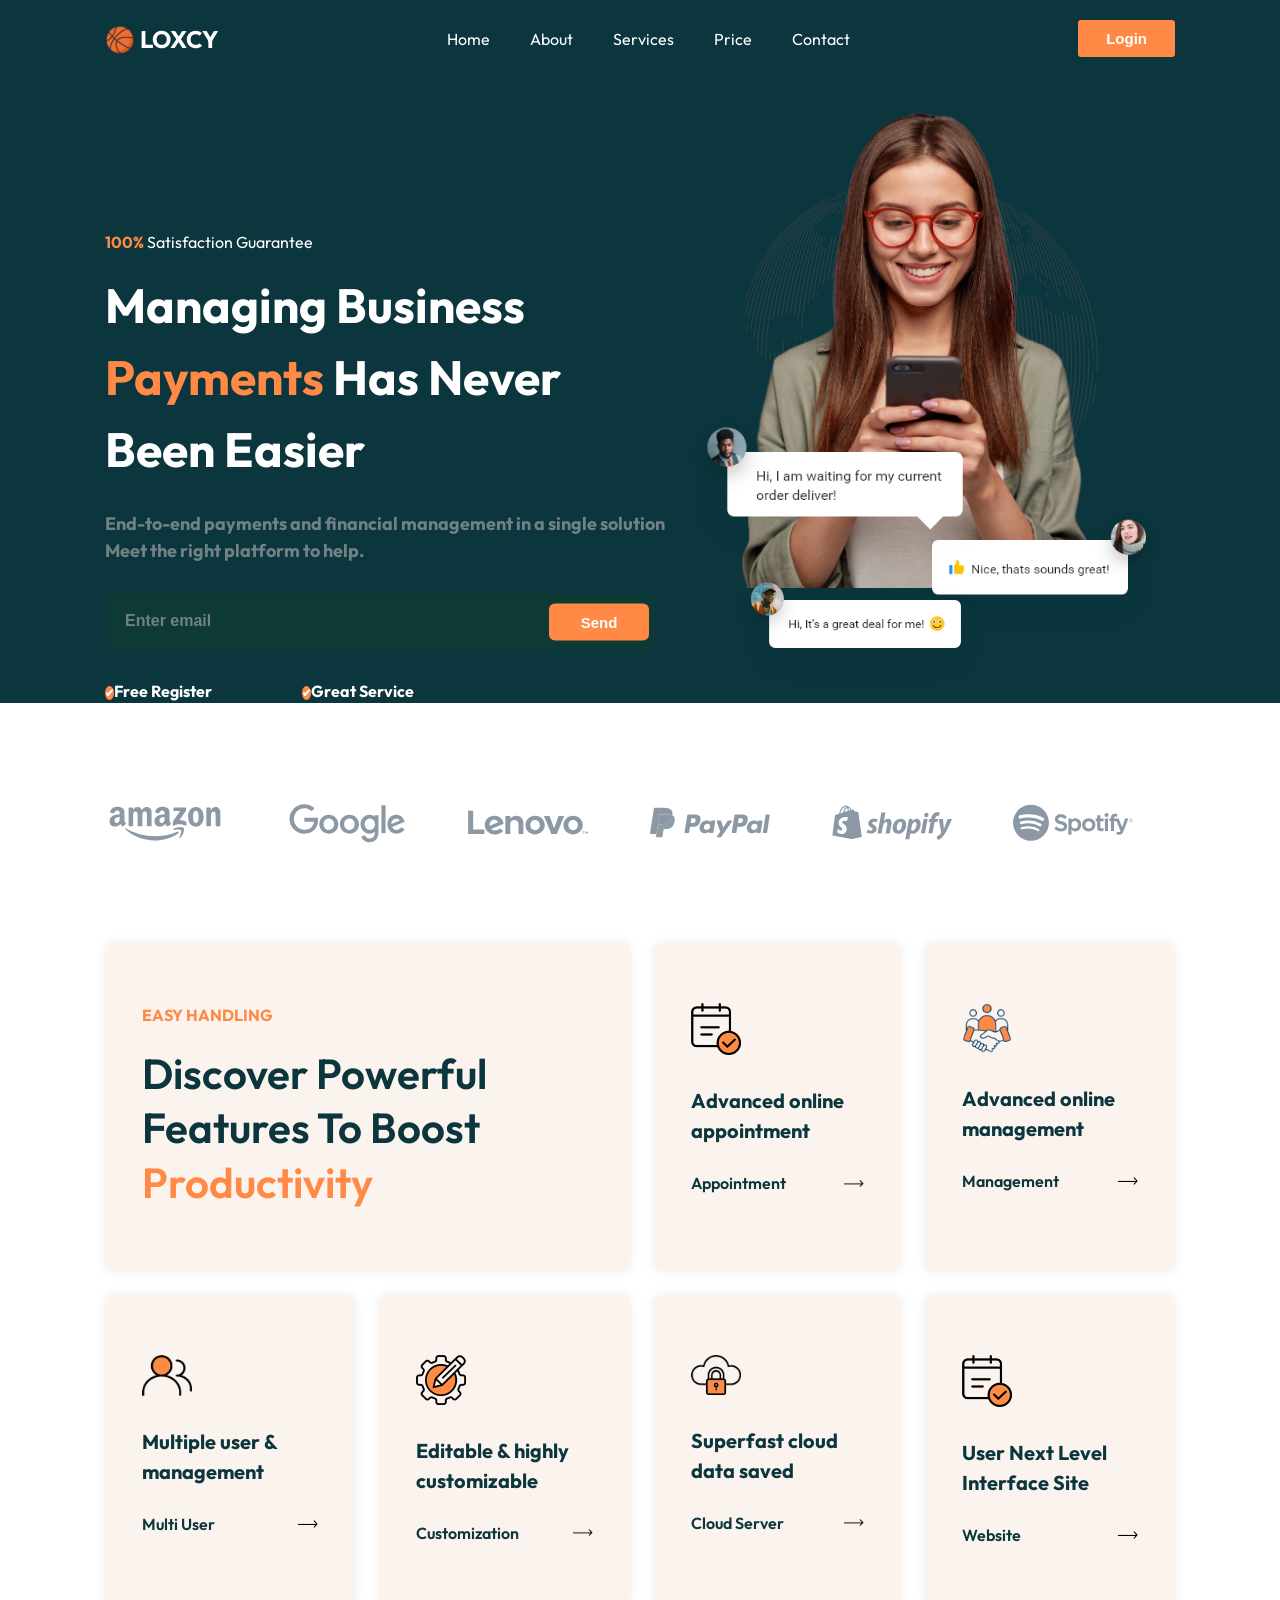
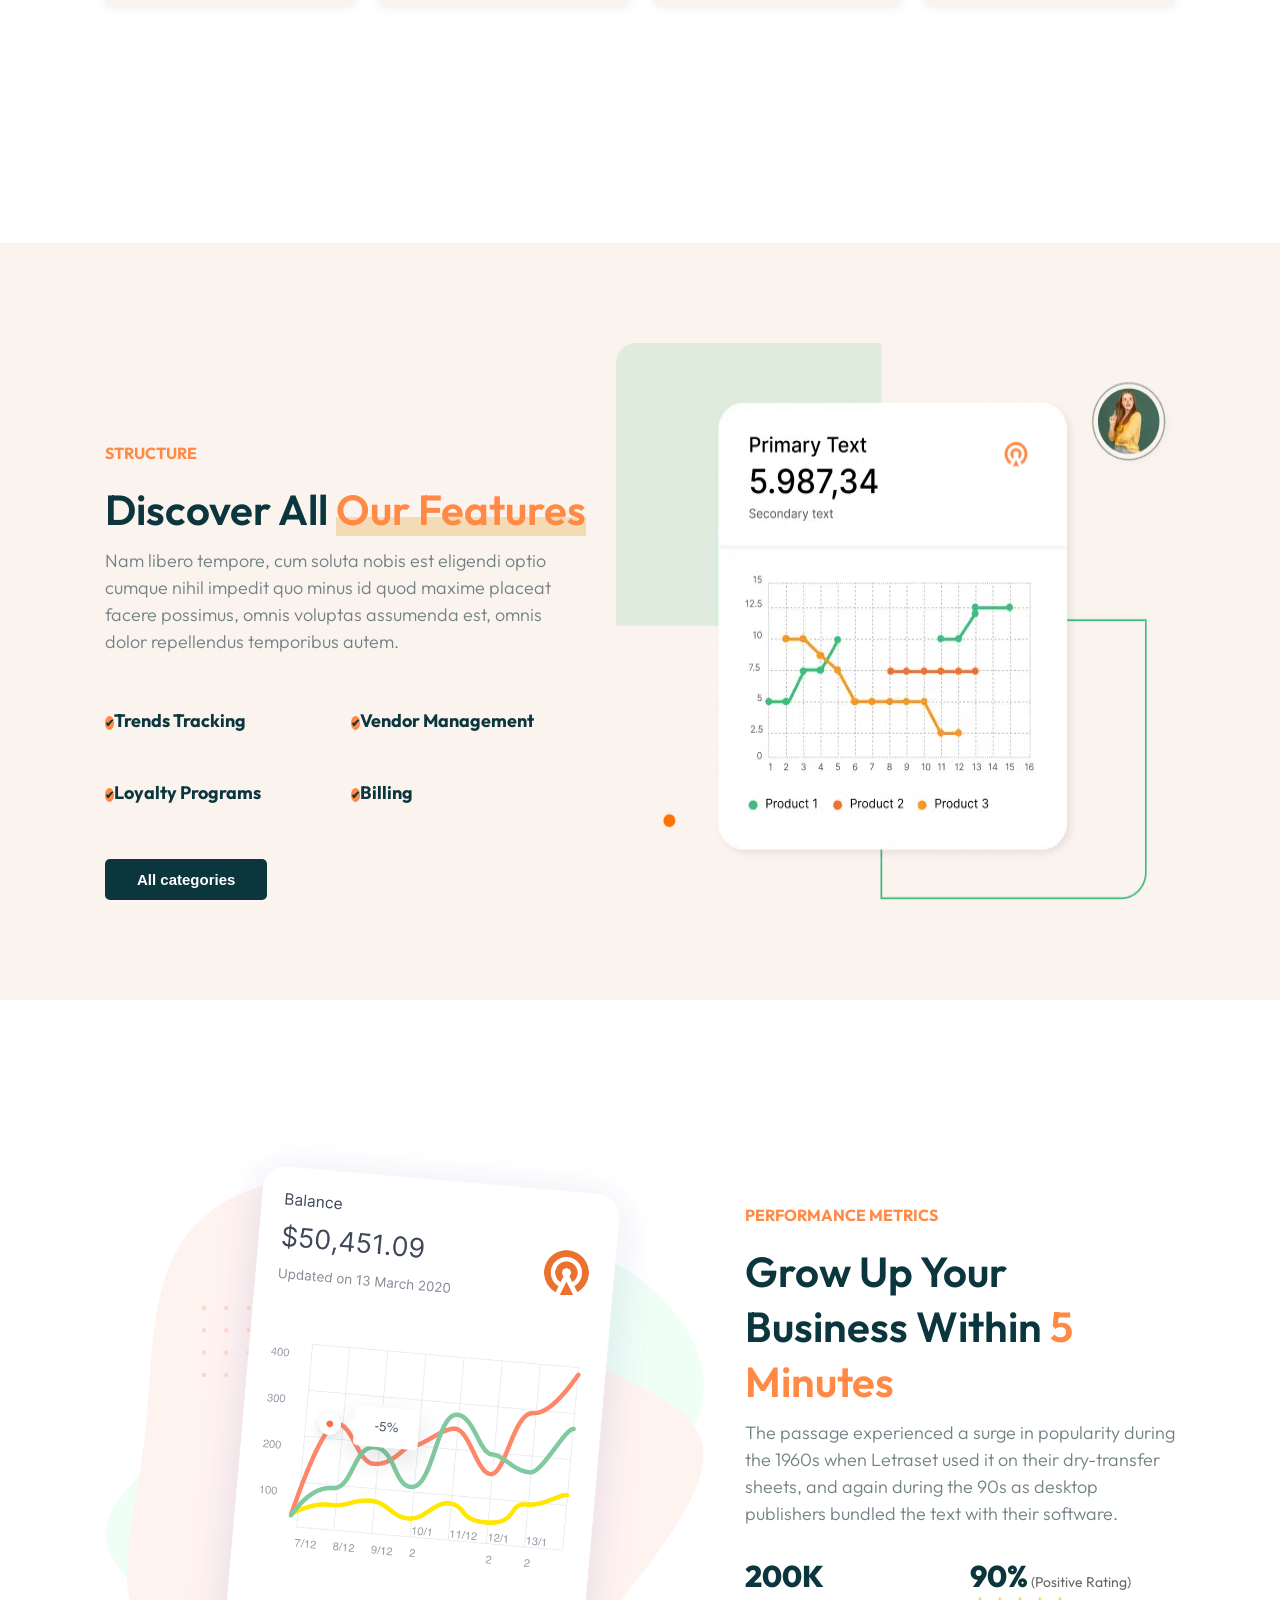
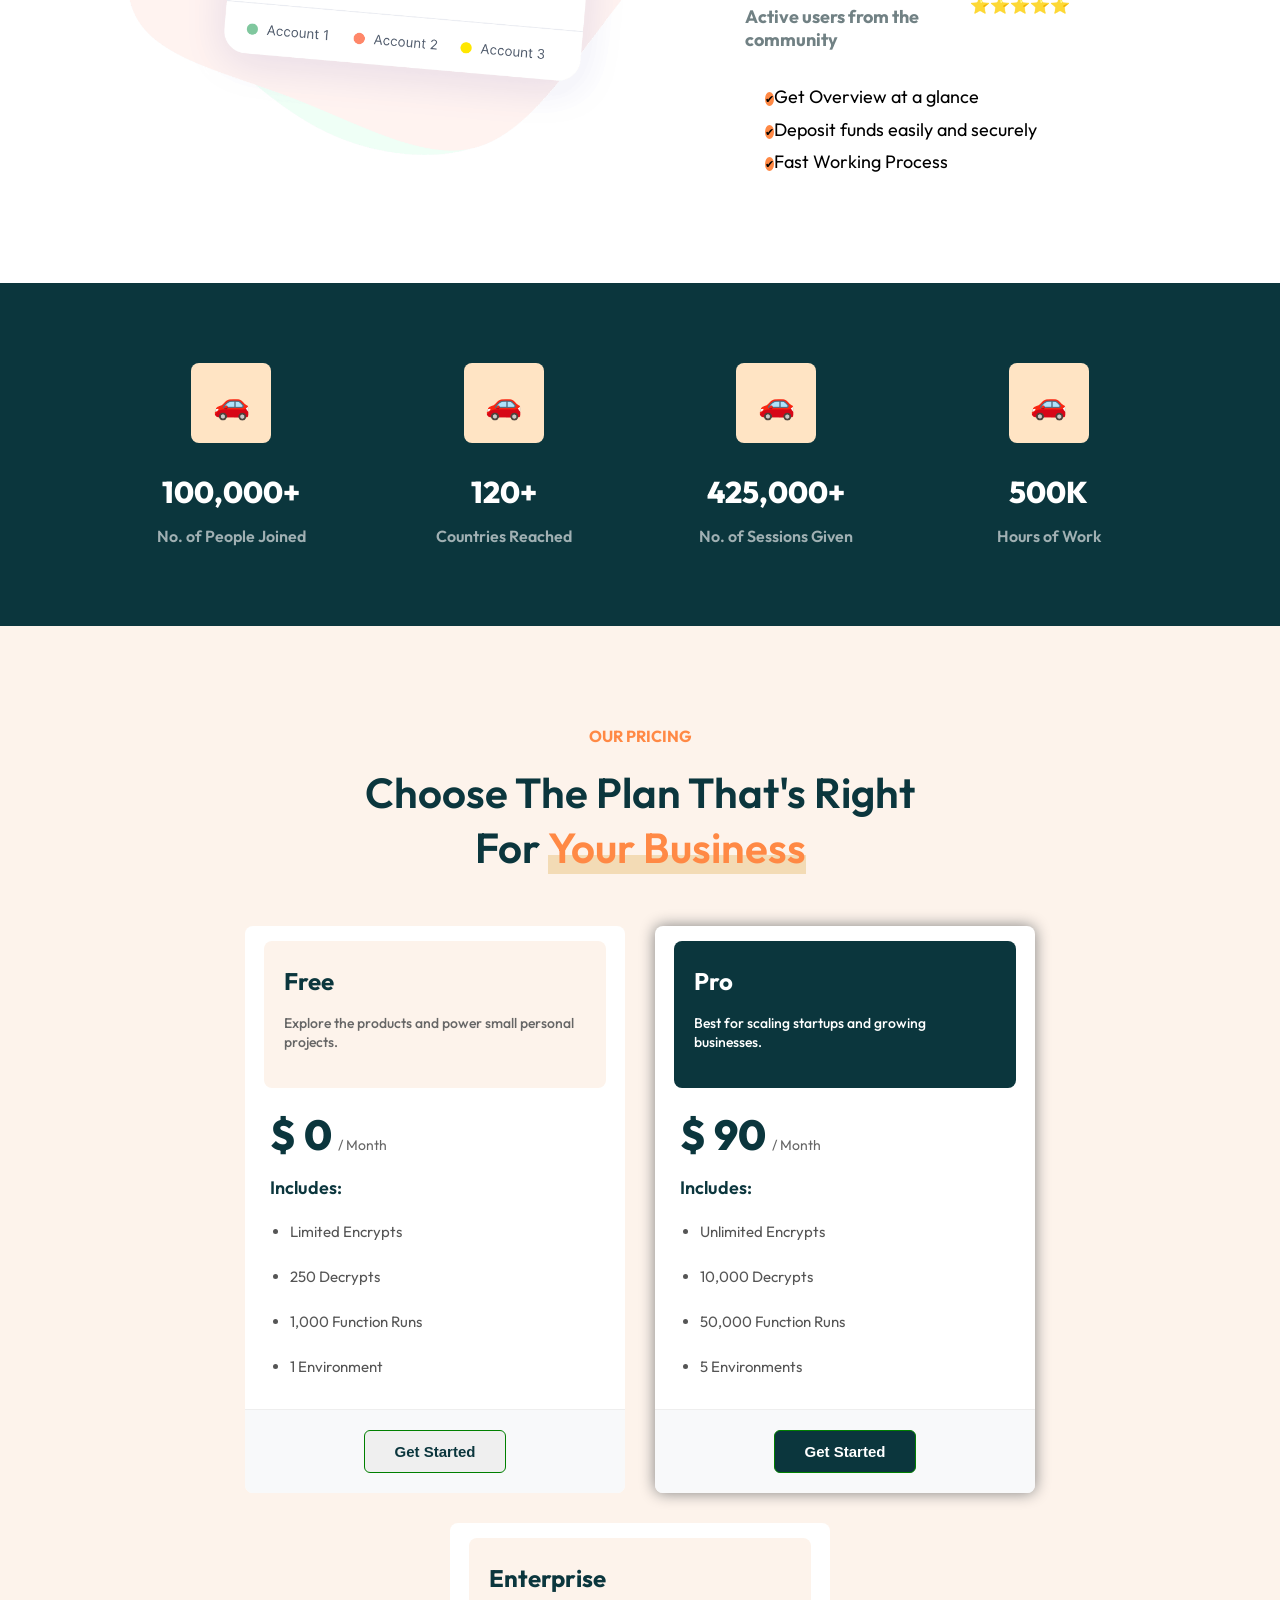
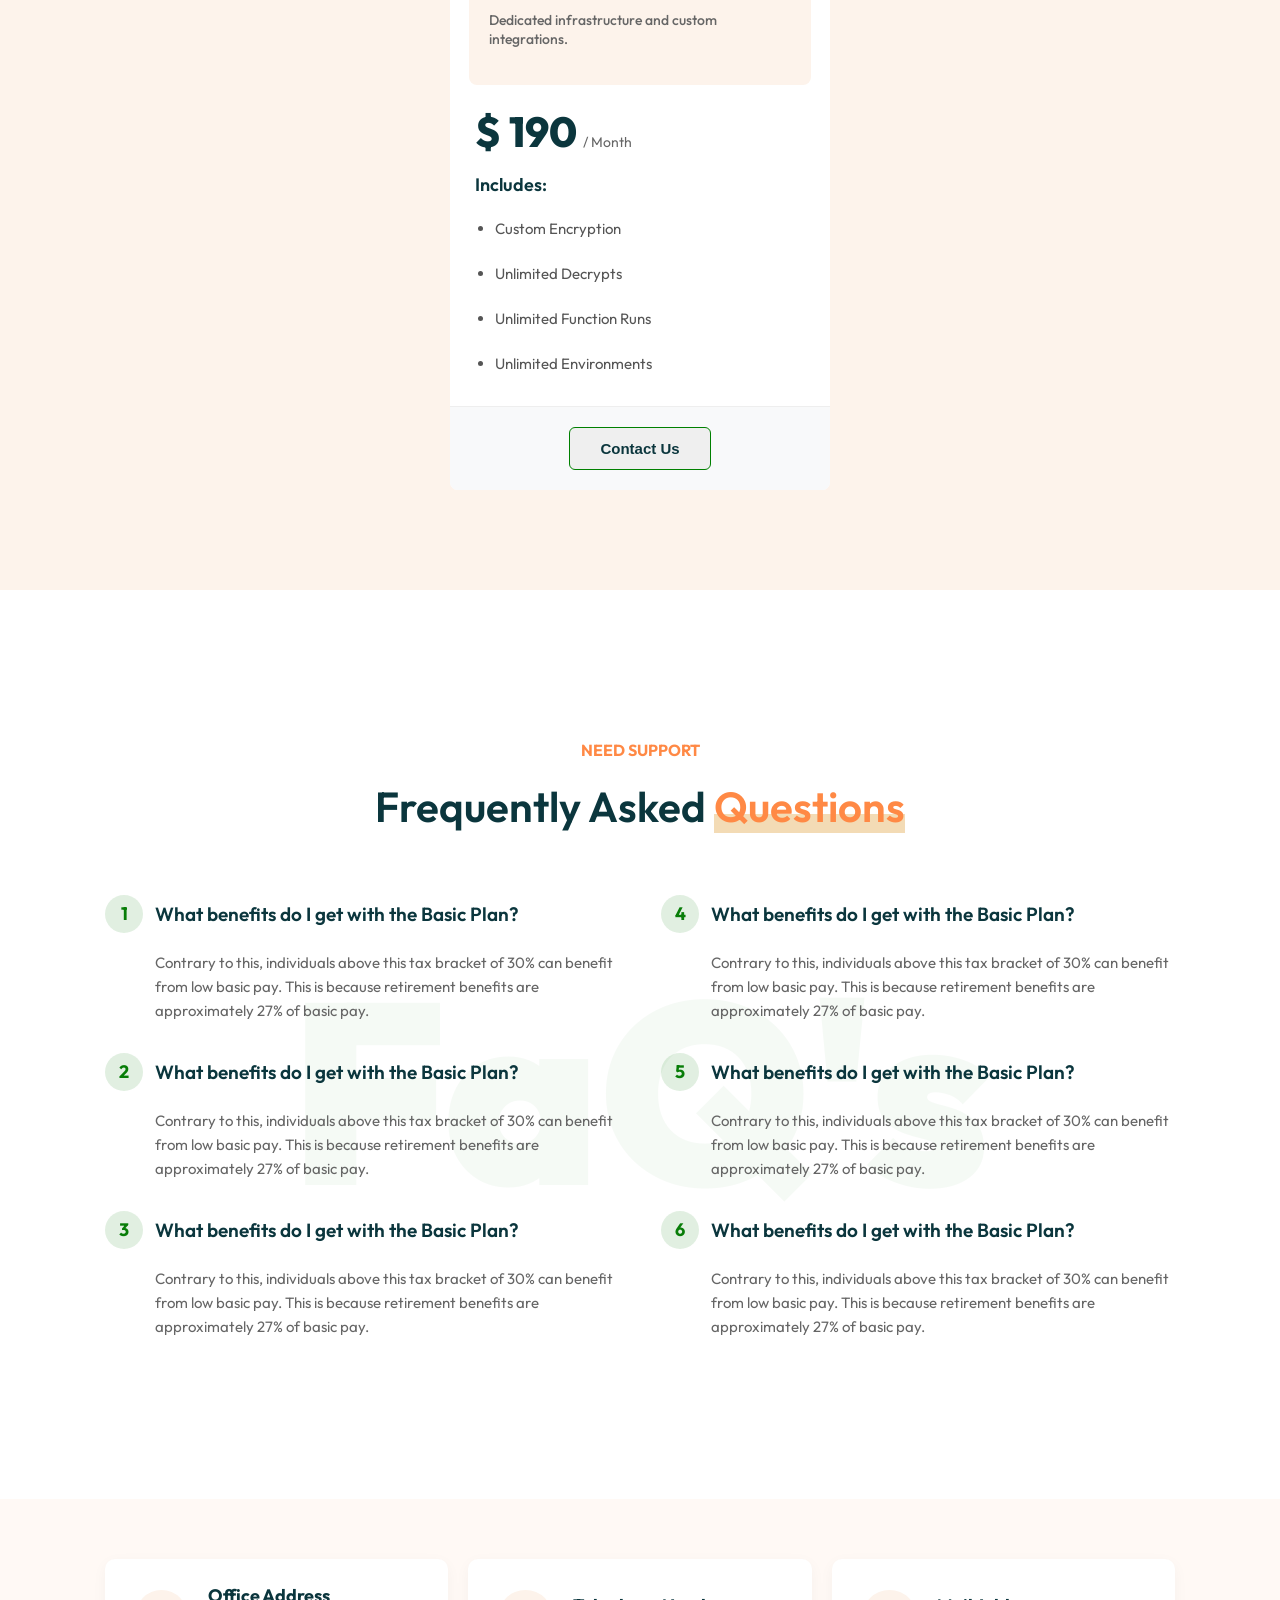
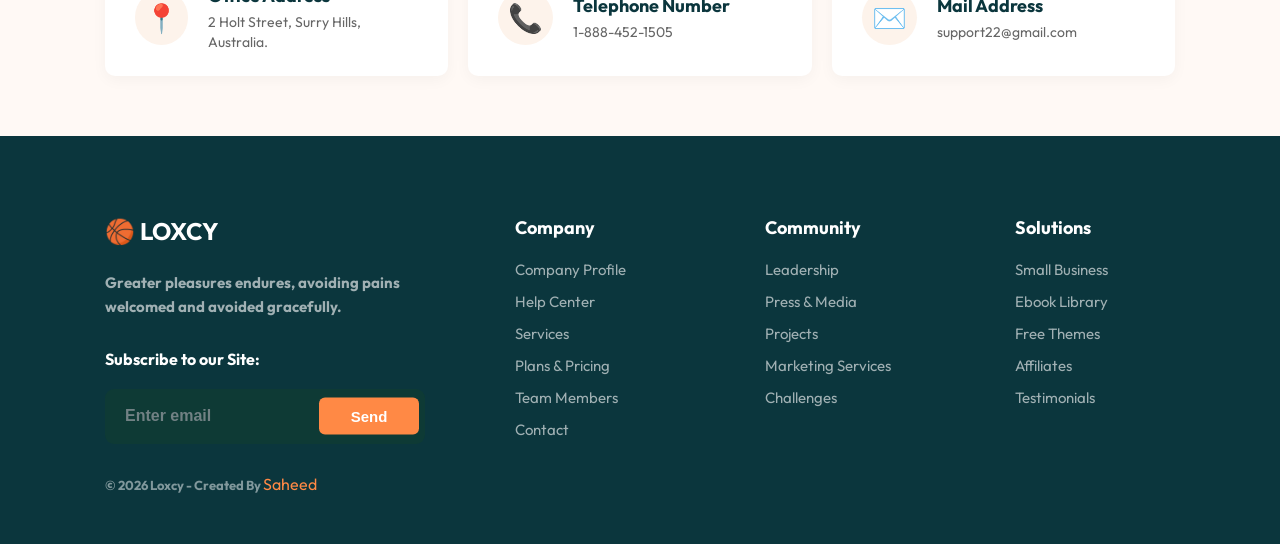
<file: Css project/index.html>
<!DOCTYPE html>
<html lang="en">
<head>
    <meta charset="UTF-8">
    <meta name="viewport" content="width=device-width, initial-scale=1.0">
    <title>LOXCY - Business Payments</title>
    <link rel="stylesheet" href="style.css">

    <link rel="preconnect" href="https://fonts.googleapis.com">
    <link rel="preconnect" href="https://fonts.gstatic.com" crossorigin>
    <link href="https://fonts.googleapis.com/css2?family=Inter:ital,opsz,wght@0,14..32,100..900;1,14..32,100..900&family=Outfit:wght@100..900&display=swap" rel="stylesheet">
</head>
<body>

    <header>
        <div class="logo">
            <a href="#">🏀 LOXCY</a>
        </div>

        <nav> 
            <a href="#home">Home</a> 
            <a href="#about">About</a> 
            <a href="#services">Services</a> 
            <a href="#price">Price</a> 
            <a href="#contact">Contact</a> 
        </nav>
        
        <a href="login.html"><button class="fst-btn">Login</button></a>
    </header>

    <!-- ============== HERO SECTION ================= -->
    <section class="hero-section" id="home">
        <div class="hero-container">
            <div class="text-hero_container">
                <span class="orange">100%</span> Satisfaction Guarantee
                <h1>Managing Business <span class="bottom-style">Payments</span> Has Never Been Easier</h1>

                <p>End-to-end payments and financial management in a single solution Meet the right platform to help.</p>
                
                <div class="input-group">
                    <input type="email" placeholder="Enter email" aria-label="Enter email">
                    <button class="send-email" type="submit">Send</button>
                </div>
                
                <div class="free-register">
                    <h4><span class="circle">✔</span>Free Register</h4>
                    <h4><span class="circle">✔</span>Great Service</h4>
                </div>
            </div>

            <div class="img-box">
                <img src="IMAGES/imgi_2_contact_globe.svg" alt="Globe graphic" class="globe">
                <img src="IMAGES/imgi_1_work-girl.png" alt="Hero illustration" class="hero_img">
                <img src="IMAGES/imgi_3_ils-01.2.png" alt="" class="animate1"> 
                <img src="IMAGES/imgi_4_ils-01.1.png" alt="" class="animate2">
                <img src="IMAGES/imgi_5_ils-01.3.png" alt="" class="animate3"> 
            </div>
        </div>
    </section>

    <!-- ================ BRAND SECTION ================== -->

    
    <section class="brand_section">
        <div class="container">
            <img src="IMAGES/imgi_6_amazon.svg" alt="Amazon logo">
            <img src="IMAGES/imgi_7_google.svg" alt="Google logo">
            <img src="IMAGES/imgi_8_lenovo.svg" alt="Lenovo logo">
            <img src="IMAGES/imgi_9_paypal.svg" alt="Paypal logo">
            <img src="IMAGES/imgi_10_shopify.svg" alt="Shopify logo">
            <img src="IMAGES/imgi_11_spotify.svg" alt="Spotify logo">
        </div>
    </section>

    <!-- ============== FEATURES SECTION ================ -->


    <section class="feature_section" id="services">
        <div class="container">
            <div class="box txt">
                <span class="orange">EASY HANDLING</span>
                <h2>Discover powerful features to boost <span class="bottom-style">productivity</span></h2>
            </div>
              
            <div class="box box_one">
                <img src="IMAGES/imgi_12_appoinment.png" alt="Appointment icon" class="appoint">
                <h3>Advanced online appointment</h3>
                <div class="arrow_box">
                    <span>Appointment</span>
                    <img src="IMAGES/imgi_13_arrow-1.png" alt="Arrow" class="arrow">
                </div>
            </div>

            <div class="box box_two">
                <img src="IMAGES/imgi_14_team.png" alt="Management icon" class="appoint">
                <h3>Advanced online management</h3>
                <div class="arrow_box">
                    <span>Management</span>
                    <img src="IMAGES/imgi_13_arrow-1.png" alt="Arrow" class="arrow">
                </div>
            </div>

            <div class="box box_three">
                <img src="IMAGES/imgi_15_users.png" alt="Multi User icon" class="appoint">
                <h3>Multiple user & management</h3>
                <div class="arrow_box">
                    <span>Multi User</span>
                    <img src="IMAGES/imgi_13_arrow-1.png" alt="Arrow" class="arrow">
                </div>
            </div>

            <div class="box box_four">
                <img src="IMAGES/imgi_16_creativity.png" alt="Customization icon" class="appoint">
                <h3>Editable & highly customizable</h3>
                <div class="arrow_box">
                    <span>Customization</span>
                    <img src="IMAGES/imgi_13_arrow-1.png" alt="Arrow" class="arrow">
                </div>
            </div>

            <div class="box box_five">
                <img src="IMAGES/imgi_17_cloud-lock.png" alt="Cloud Server icon" class="appoint">
                <h3>Superfast cloud data saved</h3>
                <div class="arrow_box">
                    <span>Cloud Server</span>
                    <img src="IMAGES/imgi_13_arrow-1.png" alt="Arrow" class="arrow">
                </div>
            </div>

            <div class="box box_six">
                <img src="IMAGES/imgi_12_appoinment.png" alt="Website icon" class="appoint">
                <h3>User Next Level Interface Site</h3>
                <div class="arrow_box">
                    <span>Website</span>
                    <img src="IMAGES/imgi_13_arrow-1.png" alt="Arrow" class="arrow">
                </div>
            </div>
        </div>
    </section>


    <!-- ====================== STRUCTURE SECTION ==================== -->


    <section class="structure_section">
        <div class="structure-container">
            <div class="box-text">
                <span class="orange">STRUCTURE</span>
                <h2>Discover All <span class="bottom-style">Our Features</span></h2>
                <p class="paragraph2">Nam libero tempore, cum soluta nobis est eligendi optio cumque nihil impedit quo minus id quod maxime placeat facere possimus, omnis voluptas assumenda est, omnis dolor repellendus temporibus autem.</p>


                <div class="all-list">
                <div class="list1">
                    <h4><span class="circle">✔</span>Trends Tracking</h4>
                    <h4><span class="circle">✔</span>Loyalty Programs</h4>
                    </div>
                    <div class="list">
                     <h4><span class="circle">✔</span>Vendor Management</h4>
                    <h4><span class="circle">✔</span>Billing</h4>
                    </div>
                     </div>
                   <a href=""> <button class="categories-btn">All categories</button></a>
                
            </div>

                <img src="IMAGES/imgi_18_dashbord-3.png" alt="" class="dashbord3-img">
        </div>
    </section>

   

   <!-- ================ PERFORMANCE SECTION ========== -->

<section class="performance-section">
    <div class="performance-container">
        <img src="IMAGES/imgi_19_dashbord-4.png" alt="Dashboard preview" class="dashbord4-img">

        <div class="box-text">
            <span class="orange">PERFORMANCE METRICS</span>
            <h2>Grow Up Your Business Within <span class="bottom-style">5 Minutes</span></h2>
            <p class="paragraph2">
                The passage experienced a surge in popularity during the 1960s when Letraset used it on their dry-transfer sheets, and again during the 90s as desktop publishers bundled the text with their software.
            </p>

            <div class="rate">
                <div class="card">
                    <span class="big">200K</span>
                    <p>Active users from the community</p>
                </div> 
                <div class="card">
                    <span class="big">90%</span>
                    <h4 class="small">(Positive Rating)</h4>
                    <div>⭐⭐⭐⭐⭐</div>
                </div> 
            </div>

            <ul class="LIST">
                <li><span class="circle">✔</span>Get Overview at a glance</li>
                <li><span class="circle">✔</span>Deposit funds easily and securely</li>
                <li><span class="circle">✔</span>Fast Working Process</li>
            </ul>
        </div>
    </div>
</section>

<!-- =================== GRADE SECTION ==================== -->

<section class="grade-section">
    <div class="grade-container">
        <div class="card">
            <div class="icon">🚗</div>
            <p class="big-white">100,000+</p>
            <h5 class="edit">No. of People Joined</h5>
        </div>

        <div class="card">
            <div class="icon">🚗</div>
            <p class="big-white">120+</p>
            <h5 class="edit">Countries Reached</h5>
        </div>

        <div class="card">
            <div class="icon">🚗</div>
            <p class="big-white">425,000+</p>
            <h5 class="edit">No. of Sessions Given</h5>
        </div>

        <div class="card">
            <div class="icon">🚗</div>
            <p class="big-white">500K</p>
            <h5 class="edit">Hours of Work</h5>
        </div>
    </div>
</section>
  

           


   <!-- =================== PRICING SECTION ========================= -->
<section class="pricing-section" id="price">
    <div class="pricing-header">
        <span class="orange">OUR PRICING</span>
        <h2>Choose The Plan That's Right For <span class="bottom-style">Your Business</span></h2>
    </div>

    <div class="pricing-cards-container">
        

        <div class="price-box">
            <div class="card-header">
                <h3 class="free">Free</h3>
                <p class="explore-text">Explore the products and power small personal projects.</p>
            </div>

            <div class="box-again">
                <div class="dollar">
                    <span class="big">$ 0</span>
                    <h4 class="small">/ Month</h4>
                </div>
                <p class="include">Includes:</p>

                <ul class="LIST2">
                    <li>Limited Encrypts</li>
                    <li>250 Decrypts</li>
                    <li>1,000 Function Runs</li>
                    <li>1 Environment</li>
                </ul>
            </div>

            <div class="btn-space">
                <a href="#"><button class="inner-btn">Get Started</button></a>
            </div>
        </div>

        
        <div class="price-box active-card">
            <div class="card-header">
                <h3 class="free">Pro</h3>
                <p class="explore-text">Best for scaling startups and growing businesses.</p>
            </div>

            <div class="box-again">
                <div class="dollar">
                    <span class="big">$ 90</span>
                    <h4 class="small">/ Month</h4>
                </div>
                <p class="include">Includes:</p>

                <ul class="LIST2">
                    <li>Unlimited Encrypts</li>
                    <li>10,000 Decrypts</li>
                    <li>50,000 Function Runs</li>
                    <li>5 Environments</li>
                </ul>
            </div>

            <div class="btn-space">
                <a href="#"><button class="inner-btn">Get Started</button></a>
            </div>
        </div>

        
        <div class="price-box">
            <div class="card-header">
                <h3 class="free">Enterprise</h3>
                <p class="explore-text">Dedicated infrastructure and custom integrations.</p>
            </div>

            <div class="box-again">
                <div class="dollar">
                    <span class="big">$ 190</span>
                    <h4 class="small">/ Month</h4>
                </div>
                <p class="include">Includes:</p>

                <ul class="LIST2">
                    <li>Custom Encryption</li>
                    <li>Unlimited Decrypts</li>
                    <li>Unlimited Function Runs</li>
                    <li>Unlimited Environments</li>
                </ul>
            </div>

            <div class="btn-space">
                <a href="#"><button class="inner-btn">Contact Us</button></a>
            </div>
        </div>
    </div>
</section>

 </section>




<!-- ==================== SUPPORT / FAQ SECTION ==================== -->
<section class="support">
    <div class="support-header">
        <span class="orange">NEED SUPPORT</span>
        <h2>Frequently Asked <span class="bottom-style">Questions</span></h2>
    </div>

   
    <p class="background">FaQ's</p>

    <div class="support-container">
    
        <div class="support-box1"> 
            <div class="text-holder">
                <div class="faq-title-row">
                    <span class="number">1</span>
                    <h4 class="join">What benefits do I get with the Basic Plan?</h4>
                </div>
                <p class="support-text">Contrary to this, individuals above this tax bracket of 30% can benefit from low basic pay. This is because retirement benefits are approximately 27% of basic pay.</p>
            </div>

            <div class="text-holder">
                <div class="faq-title-row">
                    <span class="number">2</span>
                    <h4 class="join">What benefits do I get with the Basic Plan?</h4>
                </div>
                <p class="support-text">Contrary to this, individuals above this tax bracket of 30% can benefit from low basic pay. This is because retirement benefits are approximately 27% of basic pay.</p>
            </div>

            <div class="text-holder">
                <div class="faq-title-row">
                    <span class="number">3</span>
                    <h4 class="join">What benefits do I get with the Basic Plan?</h4>
                </div>
                <p class="support-text">Contrary to this, individuals above this tax bracket of 30% can benefit from low basic pay. This is because retirement benefits are approximately 27% of basic pay.</p>
            </div>
        </div>

        <!-- Column 2 -->
        <div class="support-box1"> 
            <div class="text-holder">
                <div class="faq-title-row">
                    <span class="number">4</span>
                    <h4 class="join">What benefits do I get with the Basic Plan?</h4>
                </div>
                <p class="support-text">Contrary to this, individuals above this tax bracket of 30% can benefit from low basic pay. This is because retirement benefits are approximately 27% of basic pay.</p>
            </div>

            <div class="text-holder">
                <div class="faq-title-row">
                    <span class="number">5</span>
                    <h4 class="join">What benefits do I get with the Basic Plan?</h4>
                </div>
                <p class="support-text">Contrary to this, individuals above this tax bracket of 30% can benefit from low basic pay. This is because retirement benefits are approximately 27% of basic pay.</p>
            </div>

            <div class="text-holder">
                <div class="faq-title-row">
                    <span class="number">6</span>
                    <h4 class="join">What benefits do I get with the Basic Plan?</h4>
                </div>
                <p class="support-text">Contrary to this, individuals above this tax bracket of 30% can benefit from low basic pay. This is because retirement benefits are approximately 27% of basic pay.</p>
            </div>
        </div> 
    </div>
</section>

<!-- ==================== CONTACT INFO SECTION ==================== -->
<section class="info">
    <div class="container-info">
        <div class="box-info">
            <span class="info-icon">📍</span>
            <div class="text-info">
                <h4>Office Address</h4>
                <p class="small">2 Holt Street, Surry Hills, Australia.</p>
            </div>
        </div>

        <div class="box-info">
            <span class="info-icon">📞</span>
            <div class="text-info">
                <h4>Telephone Number</h4>
                <p class="small">1-888-452-1505</p>
            </div>
        </div>

        <div class="box-info">
            <span class="info-icon">✉️</span>
            <div class="text-info">
                <h4>Mail Address</h4>
                <p class="small">support22@gmail.com</p>
            </div>
        </div>
    </div>
</section>

<!-- ==================== FOOTER SECTION ==================== -->
<footer>
    <div class="container-ft">
        <div class="box-ft1">
            <div class="logo">
                <a href="#">🏀 LOXCY</a>
            </div>
            <p class="ft-desc">Greater pleasures endures, avoiding pains welcomed and avoided gracefully.</p>

            <h3 class="sub-title">Subscribe to our Site:</h3>
            <div class="input-group">
                <input type="email" placeholder="Enter email" aria-label="Enter email">
                <button class="send-email" type="submit">Send</button>
            </div>
            <p class="copyright">© 2026 Loxcy - Created By <a href="#">Saheed</a></p>
        </div>

        <div class="box-ft2">
            <h3>Company</h3>
            <ul>
                <li><a href="#">Company Profile</a></li>
                <li><a href="#">Help Center</a></li>
                <li><a href="#">Services</a></li>
                <li><a href="#">Plans & Pricing</a></li>
                <li><a href="#">Team Members</a></li>
                <li><a href="#">Contact</a></li>
            </ul>
        </div>

        <div class="box-ft3">
            <h3>Community</h3>
            <ul>
                <li><a href="#">Leadership</a></li>
                <li><a href="#">Press & Media</a></li>
                <li><a href="#">Projects</a></li>
                <li><a href="#">Marketing Services</a></li>
                <li><a href="#">Challenges</a></li>
            </ul>
        </div>

        <div class="box-ft4">
            <h3>Solutions</h3>
            <ul>
                <li><a href="#">Small Business</a></li>
                <li><a href="#">Ebook Library</a></li>
                <li><a href="#">Free Themes</a></li>
                <li><a href="#">Affiliates</a></li>
                <li><a href="#">Testimonials</a></li>
            </ul>
        </div>
    </div>
</footer>


</body>
</html>
</file>
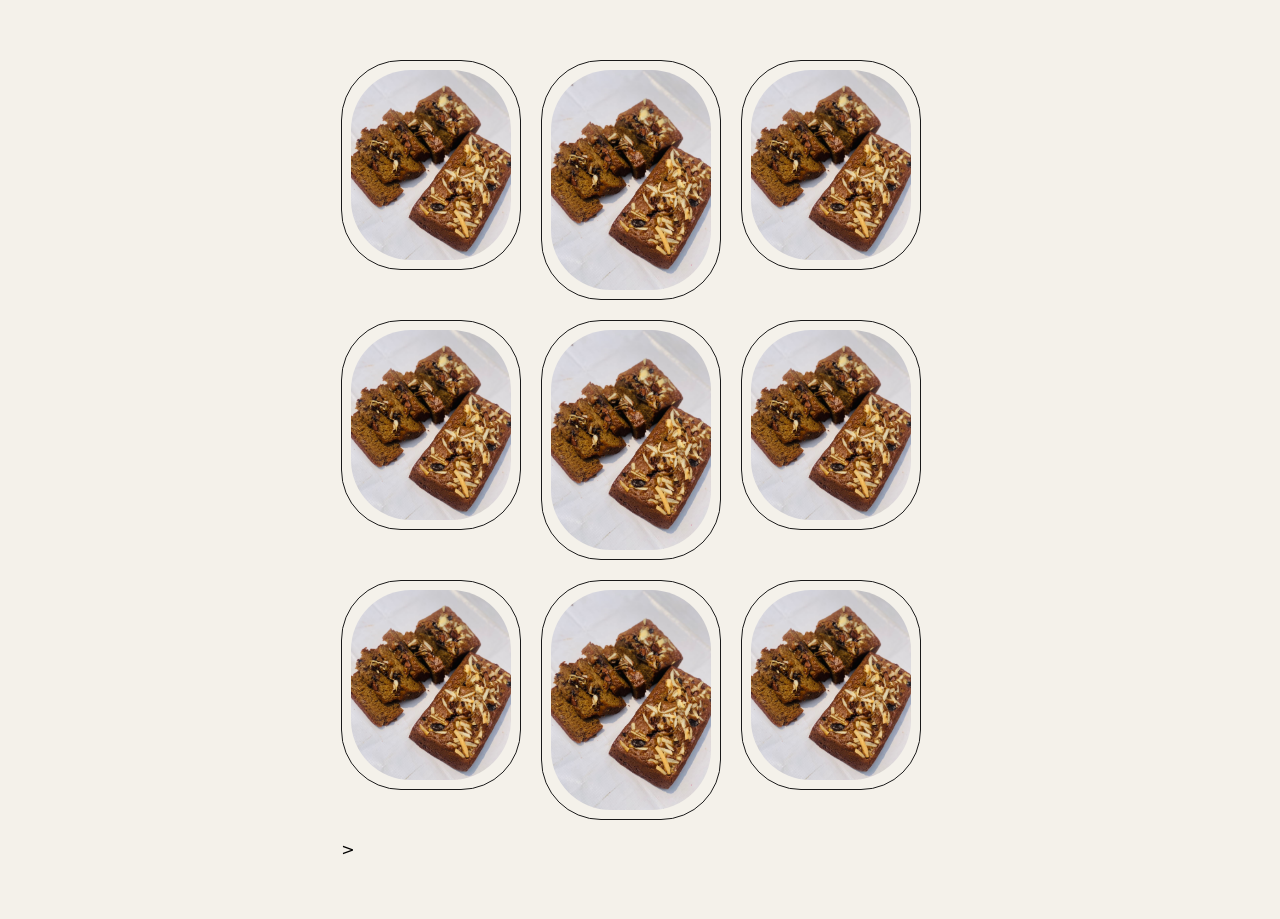
<file: Css project/gallary.html>
<!DOCTYPE html>
<html lang="en">
<head>
  <meta charset="UTF-8">
  <meta name="viewport" content="width=device-width, initial-scale=1.0">
  <title>Staggered Gallery</title>
  <link rel="stylesheet" href="style.css">

  <style>
    * {
  padding: 0;
  margin: 0;
  box-sizing: border-box;
}

body {
  background: #f4f1ea;
  font-family: system-ui, sans-serif;
}

.container {
  max-width: 700px;
  width: 90%;
  margin: 60px auto;
  padding-inline: 4%;
}

.row {
  width: 100%;
  display: flex;
  gap: 20px;
  margin-bottom: 20px;
}

.card {
  border: 1px solid #1a1a1a;
  border-radius: 60px;
  width: 180px;
  padding: 9px;
  flex-shrink: 0;
}

.card.short { height: 210px; }
.card.tall  { height: 240px; }

img {
  border-radius: 60px;
  width: 100%;
  height: 100%;
  object-fit: cover;
  display: block;
}



  </style>
</head>
<body>
  <div class="container">

    <div class="row">
      <div class="card short"><img src="IMG-20220610-WA0053.jpg" alt="Gallery photo"></div>
      <div class="card tall"><img src="IMG-20220610-WA0053.jpg" alt="Gallery photo"></div>
      <div class="card short"><img src="IMG-20220610-WA0053.jpg" alt="Gallery photo"></div>
    </div>

    <div class="row">
      <div class="card short"><img src="IMG-20220610-WA0053.jpg" alt="Gallery photo"></div>
      <div class="card tall"><img src="IMG-20220610-WA0053.jpg" alt="Gallery photo"></div>
      <div class="card short"><img src="IMG-20220610-WA0053.jpg" alt="Gallery photo"></div>
    </div>

    <div class="row">
      <div class="card short"><img src="IMG-20220610-WA0053.jpg" alt="Gallery photo"></div>
      <div class="card tall"><img src="IMG-20220610-WA0053.jpg" alt="Gallery photo"></div>
      <div class="card short"><img src="IMG-20220610-WA0053.jpg" alt="Gallery photo"></div>
    </div>
>

  </div>
</body>
</html>
</file>
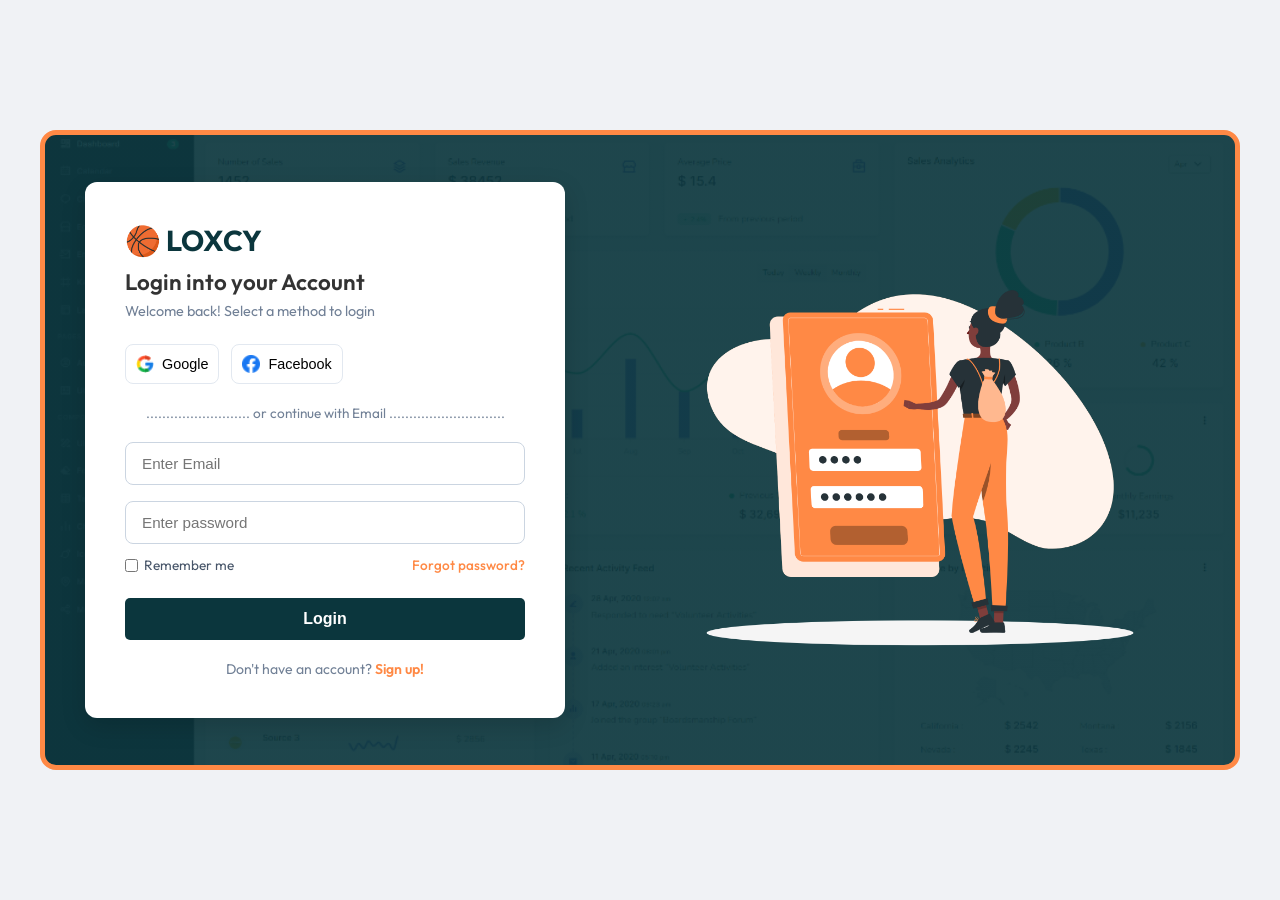
<file: Css project/login.html>
<!DOCTYPE html>
<html lang="en">
<head>
    <meta charset="UTF-8">
    <meta name="viewport" content="width=device-width, initial-scale=1.0">
    <title>LOXCY - Login</title>
    <link rel="stylesheet" href="login.css">
    <!-- Google Font Option -->
    <link rel="preconnect" href="https://fonts.googleapis.com">
    <link rel="preconnect" href="https://fonts.gstatic.com" crossorigin>
    <link href="https://fonts.googleapis.com/css2?family=Outfit:wght@300;400;500;600;700&display=swap" rel="stylesheet">
</head>
<body>
    <section>
        <div class="login-container">
            
            <div class="inner-box">
                <div class="login-box">
                    <h1>🏀 LOXCY</h1>
                    <h2>Login into your Account</h2>
                    <p class="subtitle">Welcome back! Select a method to login</p>
                </div>

                
                <div class="social-buttons">
                    <button class="btn-social" type="button">
                        <img src="IMAGES/imgi_1_google.png" alt="Google Logo"> Google
                    </button>
                    <button class="btn-social" type="button">
                        <img src="IMAGES/imgi_2_facebook.png" alt="Facebook Logo"> Facebook
                    </button>
                </div>

                <div class="divider">
                    <span>.......................... or continue with Email .............................</span>
                </div>

               
                <form action="#" method="POST" class="form-content">
                    <div class="input-group">
                        <input type="email" id="email" name="email" placeholder="Enter Email" required>
                    </div>

                    <div class="input-group">
                        <input type="password" id="password" name="password" placeholder="Enter password" required>
                    </div>

                    <div class="recollect-password">
                        <label class="remember-me">
                            <input type="checkbox" name="remember" id="remember">
                            <span>Remember me</span>
                        </label>
                        <a href="#" class="forgot-link">Forgot password?</a>
                    </div>

                    <button type="submit" class="btn-submit">Login</button>
                </form>

                <p class="signup-text">
                    Don't have an account? <a href="#">Sign up!</a>
                </p>
            </div>

            
            <div class="img-login-holder">
                <img src="IMAGES/imgi_3_Login-rafiki.png" alt="Login Graphic" class="img1">
             <!-- <p class="last">© 2026 Loxcy - Themesdesign</p> -->
            </div>
        </div>
    </section>
</body>
</html>
</file>
<file: Css project/style.css>
/* ======== UNIVERSAL RESET ======== */
* {
    margin: 0;
    padding: 0;
    box-sizing: border-box;
}

body {
    font-family: "Outfit", sans-serif;
    overflow-x: hidden;
}

:root {
    --orange: #ff8945;
    --dark-blue: #0b363d;
}

p {
    font-size: 18px;
    color: #718184;
    font-weight: 700;
    padding-block: 10px;
} 

a {
    font-size: 16px;
    font-weight: 400;
}

h1 {
    font-size: 48px;
    font-weight: 700;
    color: white;
    max-width: 550px;
    padding-block: 15px;
} 

.bottom-style {
    color: var(--orange);
    position: relative;
    z-index: 1;
} 

.bottom-style::before {
    content: "";
    position: absolute;
    bottom: 0;
    right: 0;
    left: 0;
    width: 100%;
    height: 35%;
    background-color: #F3DBB5;
    z-index: -1;
}

h2 {
    font-size: 42px;
    font-weight: 600;
    line-height: 1.3;
    color: var(--dark-blue);
    text-transform: capitalize;
    padding-top: 20px;
}

button {
    padding-inline: 28px;
    padding-block: 10px;
    font-size: 15px;
    font-weight: 600;
    border-radius: 3px;
    border: none;
    transition: 0.4s;
    cursor: pointer;
}

section, header, footer {
    padding-inline: 105px;
    width: 100%;
}

.orange {
    color: #ff8945;
    font-weight: 700;
}

.circle{
    width: 17px;
    height: 17px;
    background-color: var(--orange);
    border-radius: 50%;
    /* padding: 6px;  */
    font-size: 11px;
    /* margin-right: 8px; */
    /* display: flex; */
    justify-content: center;
    align-items: center;
}
   

/* =========== HEADER STYLING ======== */
header {
    display: flex;
    justify-content: space-between;
    align-items: center;
    padding-block: 20px;
    position: fixed; 
    top: 0;
    left: 0;
    background-color: #0b363d;
    color: white;
    z-index: 999;
}

.logo a {
    font-size: 1.5rem;
    text-decoration: none;
    font-weight: 700;
    color: white;
}

nav {
    display: flex;
    gap: 40px;
}

nav a {
    text-decoration: none;
    color: white;
}

nav a:hover {
    color: var(--orange);
}

.fst-btn {
    background-color: var(--orange);
    color: white;
}

.fst-btn:hover {
    transform: translateY(-5px);
    box-shadow: 0 5px 5px rgba(128, 128, 128, 0.366);
}


/* .menu-toggle {
    display: none;
    flex-direction: column;
    justify-content: space-between;
    width: 28px;
    height: 20px;
    background: transparent;
    padding: 0;
    z-index: 1000;
}

.menu-toggle span {
    display: block;
    width: 100%;
    height: 3px;
    background-color: white;
    border-radius: 2px;
    transition: 0.3s;
}

.menu-toggle.open span:nth-child(1) {
    transform: translateY(8px) rotate(45deg);
}
.menu-toggle.open span:nth-child(2) {
    opacity: 0;
}
.menu-toggle.open span:nth-child(3) {
    transform: translateY(-9px) rotate(-45deg);
} */

/* ================= HERO SECTION ======================= */
.hero-section {
    background-color: var(--dark-blue); 
    padding-top: 80px;
}

.hero-container {
    display: flex;
    justify-content: space-between;
    gap: 20px;
    position: relative;
}

.free-register {
    display: flex;
    gap: 90px;
    padding-top: 10px;
    color: white;
    flex-wrap: wrap;
}

.text-hero_container {
    padding-top: 150px;
    line-height: 1.5; 
    max-width: 600px;
    width: 100%;
    color: white;
} 

input {
    width: 100%;
    padding: 20px;
    border-radius: 9px;
    background-color: rgba(23, 75, 23, 0.215);
    color: white;
    border: none;
}

input:focus {
    outline: none;
    color: white;
    font-weight: 600;
}

input::placeholder {
    font-size: 16px;
    font-weight: 600;
    color: #718184;
}

.input-group {
    position: relative;
    width: 100%;
    max-width: 550px;
    margin-block: 20px;
}

.send-email {
    position: absolute;
    right: 6px;
    top: 50%;
    transform: translateY(-50%);
    background-color: var(--orange);
    color: white;
    border: none;
    border-radius: 6px;
    padding: 10px 20px;
    cursor: pointer;
    width: 100px;
}

.globe { 
    width: 90%; 
    height: 90%; 
    position: absolute; 
    top: 0;
    left: 0; 
    z-index: 1; 
    animation-name: rotate;
    animation-duration: 25s;
    animation-timing-function: linear;
    animation-iteration-count: infinite;
}

@keyframes rotate {
    from {
        transform: rotate(0deg);
    }
    to {
        transform: rotate(360deg);
    }
}

.img-box {
    position: relative;
}

.animate1 { 
    width: 340px; 
    position: absolute; 
    top: 330px; 
    left: -30px; 
    z-index: 300; 
    animation: updown 2s linear infinite alternate;
}

@keyframes updown {
    from {
        transform: translateY(-8px);
    }
    to {
        transform: translateY(10px);
    }
}

.animate2 { 
    width: 290px; 
    position: absolute; 
    top: 68%; 
    right: 0; 
    bottom: -70px;
    z-index: 3; 
} 

.animate3 { 
    width: 280px; 
    position: absolute; 
    bottom: 0; 
    left: 20px; 
    z-index: 300; 
}

.img-box .hero_img { 
    position: relative; 
    width: 90%; 
    height: auto;
    z-index: 2;
    margin-top: 20px;
}

/* =================== BRAND SECTION ===================== */
.brand_section {
    padding-block: 100px;
}

.brand_section .container {
    display: grid;
    grid-template-columns: repeat(6, 1fr);
    gap: 20px;
    align-items: center;
}

.brand_section .container img {
    width: 120px;
    max-width: 100%;
}

/* ======================= FEATURES SECTION ===================== */

.feature_section{
    min-height: 100vh;
}
.feature_section .container {
    display: grid;
    grid-template-areas: 
    "txt txt box1 box2"
    "box3 box4 box5 box6";
    gap: 24px;
}

.container .box {
    line-height: 1.5;
    padding: 60px 37px;
    background-color: #efd5c54a;
    border-radius: 8px;
    box-shadow: 0 0 10px rgba(128, 128, 128, 0.15);
}

.container .box h3 {
    color: #0b363d;
    padding-block: 25px;
    font-size: 20px;
}

.container .txt { grid-area: txt; }
.container .box_one { grid-area: box1; }
.container .box_two { grid-area: box2; }
.container .box_three { grid-area: box3; }
.container .box_four { grid-area: box4; }
.container .box_five { grid-area: box5; }
.container .box_six { grid-area: box6; }

.appoint {
    width: 50px;
}

.arrow_box {
    display: flex;
    justify-content: space-between;
    align-items: center;
    font-weight: 600;
    color: var(--dark-blue);
}

.arrow {
    width: 20px;
}

/* ======================= STRUCTURE SECTION ===================== */
.structure_section {
    padding-block: 100px;
    background-color: #efd5c54a;
}
.structure-container{
    display: flex;
    justify-content: space-between; 
}
.box-text{
    width: 45%;
    padding-top: 100px;
}
.all-list{
    display: flex;
    gap: 90px;
    flex-wrap: wrap;
    margin-top: 20px;
    line-height: 4.0;
}
.all-list h4{
    color: var(--dark-blue);
    font-size: 18px;
}
.paragraph2{
    font-weight: 300;
    line-height: 1.5;
}

.categories-btn{
    background-color: var(--dark-blue);
    border: none;
    color: white;
    font-weight: 700;
    padding: 12px 32px;
    border-radius: 5px;
    margin-top: 30px;
}

/* ================== PERFORMANCE SECTION ================= */

.performance-section{
    padding-block: 105px;
}
.performance-container {
    display: flex;
    justify-content: space-between;
    align-items: center;
    gap: 40px;
}

.dashbord4-img {
    max-width: 600px;
    width: 100%;
    height: auto;
}

.rate {
    display: grid;
    grid-template-columns: repeat(2, 1fr);
    gap: 20px;
    margin-block: 20px;
}

.rate .card p{
    width: 100%;
    max-width: 200px;
}

.rate .card .big {
    font-size: 30px;
    font-weight: 800;
    color: var(--dark-blue);
  
}

.small {
    display: inline;
    font-weight: 800;
    color: gray;
    font-size: 14px;
   
}

ul.LIST {
    list-style-type: disc;
    padding-left: 20px;
}

ul.LIST > li {
    font-size: 18px;
    line-height: 1.8;
    list-style: none;
}

/* ========================== GRADE SECTION ========================= */
.grade-section {
    background-color: var(--dark-blue);
    padding-block: 80px;
}

.grade-container {
    display: flex;
    justify-content: space-between; 
    align-items: center;
    gap: 20px;
    flex-wrap: wrap;
}

.grade-section .card {
    text-align: center;
    flex: 1;
    min-width: 140px;
}

.grade-container .card .icon {
    display: flex;
    justify-content: center;
    align-items: center;
    background-color: bisque;
    border-radius: 8px;
    margin: 0 auto 20px auto;
    width: 80px;
    height: 80px;
    font-size: 30px;
}

.big-white {
    font-size: 30px;
    font-weight: 800;
    color: white;
}

.edit {
    color: #a0b0b3;
    font-weight: 600;
    font-size: 16px;
    margin-top: 5px;
}

/* ====================== PRICING SECTION ================= */

.pricing-section {
    padding-block: 100px;
    background-color: #fdf3eb;
}

.pricing-header {
    text-align: center;
    margin-inline: auto;
    max-width: 600px;
    margin-bottom: 50px;
}

.pricing-cards-container {
    display: flex;
    justify-content: center;
    gap: 30px;
    flex-wrap: wrap;
}

.price-box {
    width: 380px;
    max-width: 100%;
    background-color: white;
    border-radius: 8px;
    overflow: hidden;
    display: flex;
    flex-direction: column;
    justify-content: space-between;
    transition: transform 0.3s ease, box-shadow 0.3s ease;
    padding-top: 15px;
}

.price-box .card-header {
    background-color: #fdf3eb;
    padding: 25px 20px;
    width: 90%;
    margin-inline: auto;
    border-radius: 8px;
}

.free {
    font-size: 24px;
    font-weight: 700;
    color: var(--dark-blue);
    margin-bottom: 8px;
}

.explore-text {
    font-size: 14px;
    font-weight: 500;
    line-height: 1.4;
    color: #666;
}

.box-again {
    padding: 20px 25px;
    flex-grow: 1;
}

.dollar {
    display: flex;
    align-items: baseline;
    gap: 6px;
}

.dollar .big {
    font-size: 42px;
    font-weight: 800;
    color: var(--dark-blue); 
}

.include {
    font-weight: 600;
    padding-block: 15px 10px;
    color: var(--dark-blue);
}

ul.LIST2 {
    list-style-type: disc;
    padding-left: 20px;
}

ul.LIST2 > li {
    font-size: 15px;
    line-height: 3.0;
    color: #555;
}

.btn-space {
    background-color: #f8f9fa;
    padding: 20px;
    text-align: center;
    border-top: 1px solid #eee;
}

.inner-btn {
    color:var(--dark-blue);
    border: 1px solid green;
    padding: 12px 30px;
    font-weight: 600;
    border-radius: 6px;
    cursor: pointer;
    transition: all 0.3s ease;
}

.inner-btn:hover {
    background-color: var(--dark-blue);
    color: white;
    transform: scale(1.05);
    border: none;
}

.active-card {
    box-shadow: 0 0 15px grey;
}

.active-card .card-header {
    background-color: #0b363d;
    color: white;
}

.active-card .free {
    font-size: 24px;
    font-weight: 700;
    color: white;
    margin-bottom: 8px;
}

.active-card .explore-text {
    font-size: 14px;
    font-weight: 500;
    line-height: 1.4;
    color: white;
}

.active-card .inner-btn {
    background-color: var(--dark-blue);
    color: white;
    border: 1px solid green;
    padding: 12px 30px;
    font-weight: 600;
    border-radius: 6px;
    cursor: pointer;
    transition: all 0.3s ease;
}

.active-card .inner-btn:hover {
    background-color: white;
    color: var(--dark-blue);
    border: 1px solid var(--dark-blue);
}

/* ==================== SUPPORT / FAQ SECTION ==================== */
.support {
    position: relative;
    padding-block: 150px;
    overflow: hidden;
}

.support-header {
    text-align: center;
    margin-inline: auto;
    max-width: 600px;
    margin-bottom: 20px;
    position: relative;
    z-index: 2;
}

.background {
    position: absolute;
    left: 50%;
    top: 500px;
    transform: translate(-50%, -50%);
    font-weight: 900;
    font-size: clamp(120px, 20vw, 280px);
    text-align: center;
    color: rgba(0, 128, 0, 0.04);
    z-index: 1;
    white-space: nowrap;
}

.support-container {
    display: flex;
    justify-content: space-between;
    gap: 40px;
    position: relative;
    z-index: 5;
    margin-top: 60px;
}

.support-box1 {
    width: 48%;
    display: flex;
    flex-direction: column;
    gap: 20px;
    z-index: 2;
}

.faq-title-row {
    display: flex;
    align-items: center;
    gap: 12px;
}

.number {
    display: flex;
    align-items: center;
    justify-content: center;
    min-width: 38px;
    height: 38px;
    background-color: rgba(8, 125, 8, 0.12);
    border-radius: 50%;
    color: #087d08;
    font-weight: 700;
    font-size: 18px;
}

.join {
    font-size: 19px;
    font-weight: 600;
    color: var(--dark-blue, #0b363d);
}

.support-text {
    font-weight: 400;
    font-size: 15px;
    line-height: 1.6;
    padding-left: 50px;
    color: #666;
    margin-top: 8px;
}

/* ==================== CONTACT INFO SECTION ==================== */
.info {
    background-color: #FFF9F5;
    padding-block: 60px;
}

.container-info {
    display: flex;
    justify-content: space-between;
    gap: 20px;
    flex-wrap: wrap;
}

.box-info {
    background-color: white;
    padding: 25px 30px;
    border-radius: 10px;
    flex: 1;
    min-width: 280px;
    box-shadow: 0 4px 15px rgba(0, 0, 0, 0.04);
    display: flex;
    align-items: center;
    gap: 20px;
}

.info-icon {
    font-size: 28px;
    background-color: #fdf3eb;
    width: 55px;
    height: 55px;
    border-radius: 50%;
    display: flex;
    align-items: center;
    justify-content: center;
}

.text-info h4 {
    font-size: 18px;
    font-weight: 700;
    color: var(--dark-blue, #0b363d);
    margin-bottom: 4px;
}

.small {
    font-weight: 400;
    font-size: 14px;
    color: #666;
}

/* ==================== FOOTER SECTION ==================== */
footer {
    background-color: var(--dark-blue, #0b363d);
    color: white;
    padding-block: 80px 40px;
}

.container-ft {
    display: flex;
    justify-content: space-between;
    gap: 40px;
    flex-wrap: wrap;
}

.box-ft1 {
    max-width: 320px;
}

.ft-desc {
    color: #a0b0b3;
    font-size: 15px;
    line-height: 1.6;
    margin-block: 15px 20px;
}

.sub-title {
    font-size: 16px;
    margin-bottom: 12px;
}

.copyright {
    font-size: 13px;
    color: #81989c;
    margin-top: 20px;
}

.copyright a {
    color: var(--orange, #ff8945);
    text-decoration: none;
}

.box-ft2, .box-ft3, .box-ft4 {
    min-width: 160px;
}

.box-ft2 h3, .box-ft3 h3, .box-ft4 h3 {
    font-size: 18px;
    margin-bottom: 20px;
    color: white;
}

footer ul {
    list-style: none;
    padding: 0;
}

footer ul li {
    margin-bottom: 12px;
}

footer ul li a {
    color: #a0b0b3;
    text-decoration: none;
    font-size: 15px;
    transition: color 0.3s ease;
}

footer ul li a:hover {
    color: white;
    transform: translateY(10px);
}

/* ================= RESPONSIVE BREAKPOINTS ================= */
@media (max-width: 1024px) {
    section, header, footer {
        padding-inline: 40px;
    }
    .feature_section .container {
        grid-template-columns: repeat(2, 1fr);
        grid-template-areas:
        "txt txt"
        "box1 box2"
        "box3 box4"
        "box5 box6";
    }
    .feature_section {
        min-height: auto;
    }
    .container .txt {
        grid-column: span 2;
    }
    .hero-container, .structure-container, .performance-container {
        flex-direction: column;
    }
    .img-box, .box-text, .dashbord3-img, .dashbord4-img {
        width: 100%;
        max-width: 100%;
    }
    .box-text {
        padding-top: 40px;
    }
    .text-hero_container {
        padding-top: 100px;
    }
    h1 {
        font-size: 38px;
        max-width: 100%;
    }
    .performance-container img {
        order: 2;
    }

    
.animate1 { 
    width: 350px; 
    position: absolute; 
    top: 500px; 
    left: 30px; 
    z-index: 300; 
    animation: updown 2s linear infinite alternate;
}


.animate2 { 
    width: 300px; 
    position: absolute; 
    top: 68%; 
    right: -10px; 
    bottom: -70px;
    z-index: 3; 
} 

.animate3 { 
    width: 300px; 
    position: absolute; 
    bottom: -10px; 
    left: -20px; 
    z-index: 300; 
}
}


@media (max-width: 768px) {
    nav {
        display: none;
        position: absolute;
        top: 100%;
        left: 0;
        right: 0;
        background-color: var(--dark-blue);
        flex-direction: column;
        gap: 0;
        padding: 10px 0;
        box-shadow: 0 10px 15px rgba(0,0,0,0.2);
    }
    nav.open {
        display: flex;
    }
    nav a {
        padding: 14px 40px;
    }
    nav a:hover {
        background-color: rgba(255,255,255,0.08);
    }
    .menu-toggle {
        display: flex;
    }
    .feature_section .container {
        grid-template-columns: 1fr;
        grid-template-areas:
        "txt"
        "box1"
        "box2"
        "box3"
        "box4"
        "box5"
        "box6";
    }
    .container .txt {
        grid-column: span 1;
    }
    .support-container {
        flex-direction: column;
    }
    .support-box1 {
        width: 100%;
    }
    .grade-container {
        flex-direction: column;
        gap: 30px;
    }
    .img-box {
        /* display: none; */
    }
    .free-register {
        gap: 30px;
    }
    h2 {
        font-size: 32px;
    }
    .all-list {
        gap: 40px;
    }
}

@media (max-width: 480px) {
    section, header, footer {
        padding-inline: 20px;
    }

    .hero-section {
    padding-top: 30px;
}

    h1 {
        font-size: 30px;
    }
    h2 {
        font-size: 26px;
    }
    p {
        font-size: 15px;
    }
    .text-hero_container {
        padding-top: 90px;
    }
    .input-group {
        max-width: 100%;
    }
    .send-email {
        position: static;
        transform: none;
        width: 100%;
        margin-top: 10px;
    }
    input {
        padding: 16px;
    }


    
.animate1 { 
    width: 160px; 
    position: absolute; 
    top: 175px; 
    left: -10px; 
    z-index: 300; 
    animation: updown 2s linear infinite alternate;
}


.animate2 { 
    width: 190px; 
    position: absolute; 
    top: 68%; 
    right: -20px; 
    bottom: -70px;
    z-index: 3; 
} 

.animate3 { 
    width: 180px; 
    position: absolute; 
    bottom: -10px; 
    left: -20px; 
    z-index: 300; 
}

    .brand_section .container {
        grid-template-columns: repeat(3, 1fr);
    }
    .brand_section .container img {
        width: 80px;
    }
    .box-text {
        width: 100%;
    }
    .rate {
        grid-template-columns: 1fr;
    }
    .rate .card p {
        max-width: 100%;
    }
    .pricing-cards-container {
        gap: 20px;
    }
    .price-box {
        width: 100%;
    }
    .dollar .big {
        font-size: 34px;
    }
    .background {
        top: 130px;
    }
    .support-text {
        padding-left: 0;
    }
    .faq-title-row {
        gap: 8px;
    }
    .container-info {
        flex-direction: column;
    }
    .container-ft {
        flex-direction: column;
        gap: 30px;
    }
}
</file>
<file: Css project/login.css>
* {
    margin: 0;
    padding: 0;
    box-sizing: border-box;
}

:root {
    --orange: #ff8945;
    --dark-blue: #0b363d;
    --gray-bg: #f4f6f8;
    --text-muted: #718096;
}

body {
    font-family: "Outfit", sans-serif;
    background-color: #f0f2f5;
    color: #333;
}

section {
    min-height: 100vh;
    display: flex;
    align-items: center;
    justify-content: center;
    padding: 20px;
}

.login-container {
    width: 100%;
    max-width: 1200px;
    border: 5px solid var(--orange);
    border-radius: 16px;
    background-image: linear-gradient(to right, rgba(11, 54, 61, 0.92), rgba(11, 54, 61, 0.92)),
                      url("IMAGES/imgi_4_dashboard-img.png");
    background-position: center;
    background-repeat: no-repeat;
    background-size: cover;
    display: flex;
    align-items: center;
    justify-content: space-between;
    padding: 40px;
    gap: 40px;
}


.inner-box {
    background-color: #ffffff;
    padding: 40px;
    border-radius: 12px;
    width: 100%;
    max-width: 480px;
    box-shadow: 0 8px 24px rgba(0, 0, 0, 0.15);
}

.login-box h1 {
    font-size: 1.8rem;
    color: var(--dark-blue);
    margin-bottom: 10px;
}

.login-box h2 {
    font-size: 1.4rem;
    font-weight: 600;
    margin-bottom: 6px;
}

.subtitle {
    color: var(--text-muted);
    font-size: 0.9rem;
    margin-bottom: 24px;
}


.social-buttons {
    display: flex;
    gap: 12px;
    margin-bottom: 20px;
}

.btn-social {
    /* flex: 1; */
    display: flex;
    align-items: center;
    justify-content: center;
    gap: 8px;
    padding: 10px;
    border: 1px solid #e2e8f0;
    border-radius: 8px;
    background-color: #fff;
    font-size: 0.9rem;
    font-weight: 500;
    cursor: pointer;
    transition: background-color 0.2s ease;
}

.btn-social:hover {
    background-color: #f8fafc;
}

.btn-social img {
    width: 18px;
    height: 18px;
}


.divider {
    text-align: center;
    position: relative;
    margin: 20px 0;
    color: var(--text-muted);
    font-size: 0.85rem;
}


.form-content {
    display: flex;
    flex-direction: column;
    gap: 16px;
}

.input-group input {
    width: 100%;
    padding: 12px 16px;
    border: 1px solid #cbd5e1;
    border-radius: 8px;
    font-size: 0.95rem;
    outline: none;
    transition: border-color 0.2s;
}

.input-group input:focus {
    border-color: var(--orange);
}


.recollect-password {
    display: flex;
    align-items: center;
    justify-content: space-between;
    font-size: 0.85rem;
    margin-top: -4px;
}

.remember-me {
    display: flex;
    align-items: center;
    gap: 6px;
    cursor: pointer;
    color: #475569;
}

.forgot-link {
    color: var(--orange);
    text-decoration: none;
    font-weight: 500;
}

.forgot-link:hover {
    text-decoration: underline;
}


.btn-submit {
    width: 100%;
    padding: 12px;
    background-color: var(--dark-blue);
    color: #ffffff;
    border: none;
    border-radius: 5px;
    font-size: 1rem;
    font-weight: 600;
    cursor: pointer;
    transition: opacity 0.2s;
    margin-top: 8px;
}

.btn-submit:hover {
    opacity: 0.9;
}


.signup-text {
    text-align: center;
    font-size: 0.88rem;
    color: var(--text-muted);
    margin-top: 20px;
}

.signup-text a {
    color: var(--orange);
    text-decoration: none;
    font-weight: 600;
}

.signup-text a:hover {
    text-decoration: underline;
}


.img-login-holder {
    flex: 1;
    display: flex;
    justify-content: center;
    align-items: center;
    max-width: 550px;

}


.img1 {
    width: 100%;
    height: auto;
    object-fit: contain;
}




@media (max-width: 900px) {
    .login-container {
        flex-direction: column;
         padding: 24px;  
           }


    .inner-box {
        max-width: 100%;
    } 
}
</file>
